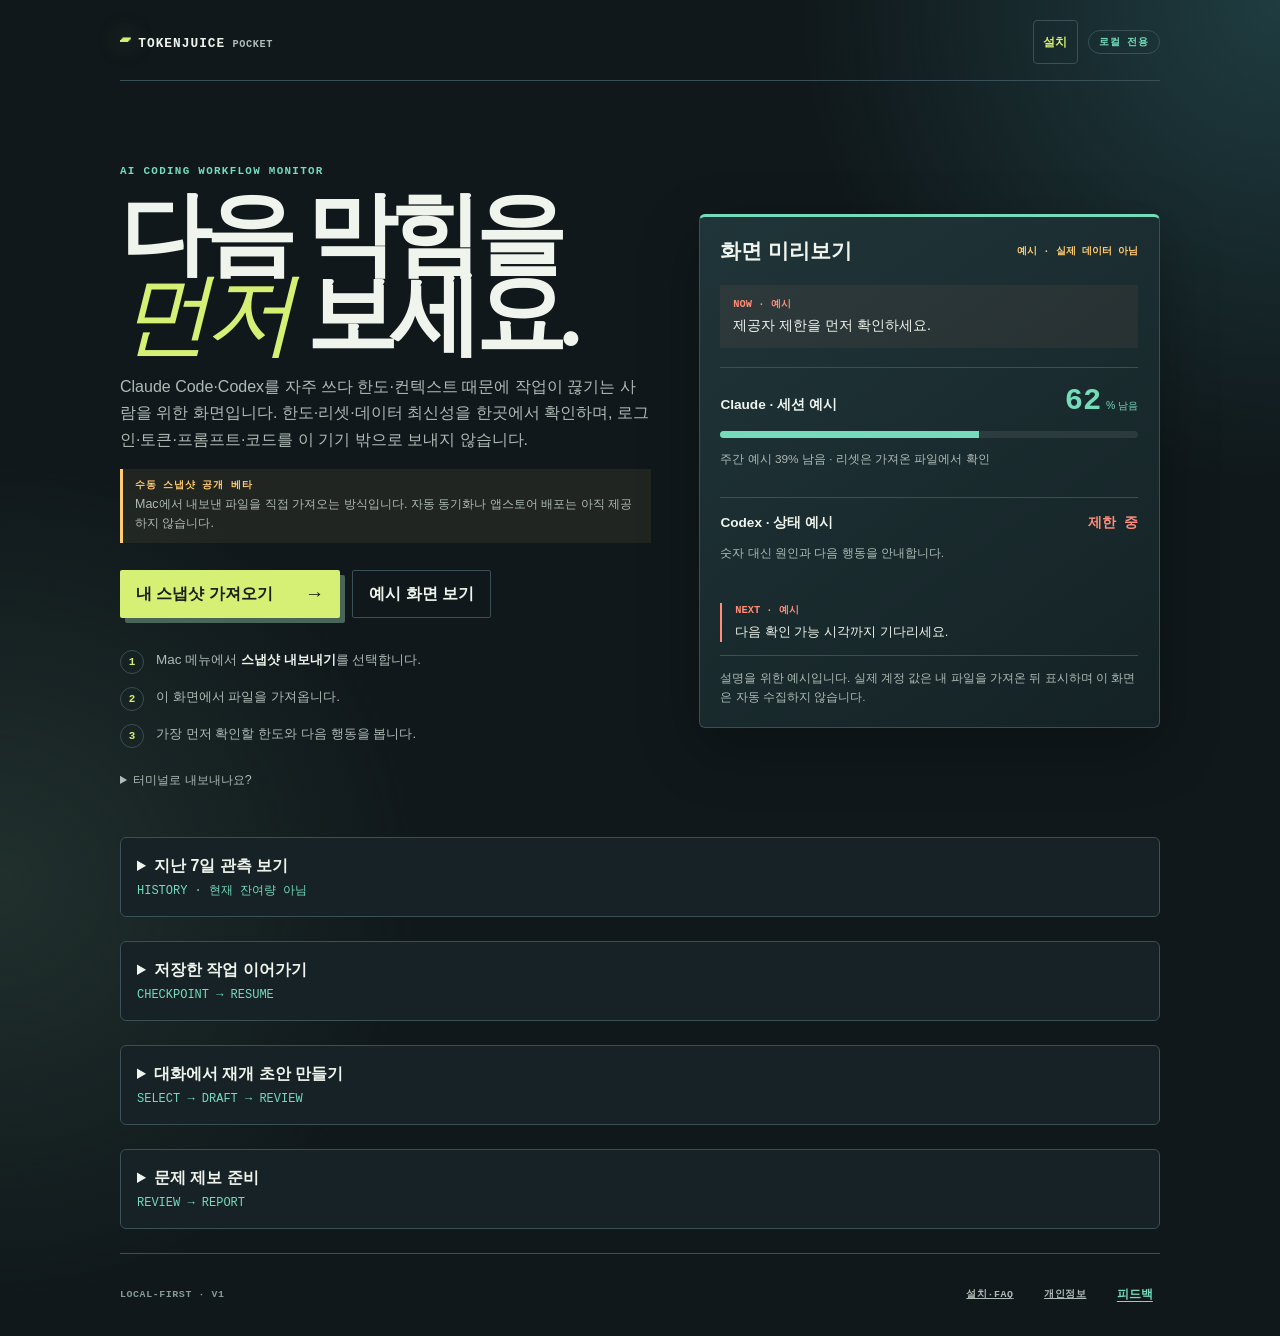
<file: companion/index.html>
<!doctype html>
<html lang="ko">
  <head>
    <meta charset="utf-8">
    <meta name="viewport" content="width=device-width, initial-scale=1, viewport-fit=cover">
    <meta name="theme-color" content="#10181b">
    <meta name="description" content="TokenJuice의 로컬 우선 AI 코딩 한도 상태 화면">
    <link rel="icon" href="./icons/tokenjuice-192.png" type="image/png">
    <link rel="manifest" href="./manifest.webmanifest">
    <link rel="apple-touch-icon" href="./icons/tokenjuice-192.png">
    <link rel="stylesheet" href="./app.css">
    <title>TokenJuice Pocket</title>
  </head>
  <body>
    <main id="main" class="app-shell">
      <a class="skip-link" href="#content">본문으로 건너뛰기</a>
      <header class="masthead">
        <a class="brand" href="./" aria-label="TokenJuice Pocket 홈"><span class="brand-mark" aria-hidden="true">▰</span><span>TOKENJUICE</span><em>POCKET</em></a>
        <nav class="masthead-actions" aria-label="시작과 연결 상태"><a id="install-entry" href="./guide.html" aria-label="Mac·Windows 설치 안내">설치</a><span id="transport" class="transport" role="status" aria-live="polite">로컬 전용</span></nav>
      </header>

      <div id="content" tabindex="-1">
      <p id="import-feedback" class="import-feedback" role="status" aria-live="polite" hidden></p>
      <section id="empty-state" class="empty-state" aria-labelledby="welcome-title">
        <div class="welcome-copy">
        <p class="eyebrow">AI CODING WORKFLOW MONITOR</p>
        <h1 id="welcome-title">다음 막힘을<br><i>먼저</i> 보세요.</h1>
        <p class="explain">Claude Code·Codex를 자주 쓰다 한도·컨텍스트 때문에 작업이 끊기는 사람을 위한 화면입니다. 한도·리셋·데이터 최신성을 한곳에서 확인하며, 로그인·토큰·프롬프트·코드를 이 기기 밖으로 보내지 않습니다.</p>
        <p class="snapshot-limit"><b>수동 스냅샷 공개 베타</b> Mac에서 내보낸 파일을 직접 가져오는 방식입니다. 자동 동기화나 앱스토어 배포는 아직 제공하지 않습니다.</p>
        <div class="entry-actions">
          <label class="primary-action" for="snapshot-file">내 스냅샷 가져오기 <span aria-hidden="true">→</span></label>
          <button id="preview-demo" class="secondary-action" type="button">예시 화면 보기</button>
        </div>
        <ol class="onboarding-steps" aria-label="시작 방법">
          <li><b>1</b><span>Mac 메뉴에서 <strong>스냅샷 내보내기</strong>를 선택합니다.</span></li>
          <li><b>2</b><span>이 화면에서 파일을 가져옵니다.</span></li>
          <li><b>3</b><span>가장 먼저 확인할 한도와 다음 행동을 봅니다.</span></li>
        </ol>
        <details class="advanced-help">
          <summary>터미널로 내보내나요?</summary>
          <p><code>--export-widget-snapshot</code> 또는 암호화 전달용 <code>--export-sync-bundle</code>을 사용할 수 있습니다.</p>
        </details>
        </div>
        <aside id="welcome-preview" class="welcome-preview" aria-labelledby="welcome-preview-title">
          <div class="preview-head"><h2 id="welcome-preview-title">화면 미리보기</h2><span>예시 · 실제 데이터 아님</span></div>
          <p class="preview-decision"><b>NOW · 예시</b>제공자 제한을 먼저 확인하세요.</p>
          <div class="preview-provider"><div><strong>Claude · 세션 예시</strong><span>62<small>% 남음</small></span></div><div class="preview-bar" aria-hidden="true"><i style="width:62%"></i></div><p>주간 예시 39% 남음 · 리셋은 가져온 파일에서 확인</p></div>
          <div class="preview-provider preview-blocked"><div><strong>Codex · 상태 예시</strong><span>제한 중</span></div><p>숫자 대신 원인과 다음 행동을 안내합니다.</p></div>
          <p class="preview-next"><b>NEXT · 예시</b>다음 확인 가능 시각까지 기다리세요.</p>
          <p class="preview-disclaimer">설명을 위한 예시입니다. 실제 계정 값은 내 파일을 가져온 뒤 표시하며 이 화면은 자동 수집하지 않습니다.</p>
        </aside>
        <input id="snapshot-file" type="file" accept="application/json,.json,.tokenjuice" hidden disabled>
      </section>

      <section id="dashboard" class="dashboard" hidden aria-live="polite">
        <p id="demo-notice" class="demo-notice" role="status" hidden><b>예시 화면</b><span>실제 사용량이 아니며 이 기기에 저장되지 않습니다. 내 상태를 보려면 Mac에서 내보낸 스냅샷을 가져오세요.</span></p>
        <section id="priority-card" class="priority-card" aria-labelledby="priority-label"></section>
        <section id="context-card" class="context-card" hidden aria-labelledby="context-title"></section>
        <div class="snapshot-toolbar">
          <div><span id="status-dot" aria-hidden="true"></span><span id="snapshot-time">읽는 중</span></div>
          <button id="replace" type="button">새 스냅샷</button>
        </div>
        <section id="snapshot-age-warning" class="snapshot-age-warning" role="status" hidden></section>
        <div id="accounts" class="accounts"></div>
        <section id="forecast-panel" class="forecast-panel" tabindex="-1" hidden aria-labelledby="forecast-title">
          <header><div><p class="forecast-eyebrow">LOCAL ESTIMATE</p><h2 id="forecast-title">로컬 소진 예상</h2></div><span>공식 한도와 구분</span></header>
          <p id="forecast-limit">최근 속도가 유지된다는 조건의 로컬 추정입니다. 공식 한도가 아닙니다. 작업·모델·속도가 바뀌면 달라집니다.</p>
          <div id="forecast-rows"></div>
          <button id="forecast-history" type="button">과거 관측 기록 열기 <span aria-hidden="true">→</span></button>
        </section>
        <section class="trust-notes" aria-label="개인정보와 데이터 원칙">
          <span>자격증명 없음</span><span>자동 업로드 없음</span><span>마지막 성공 시각 표시</span>
        </section>
      </section>
      <details id="history-panel" class="resume-panel">
        <summary>지난 7일 관측 보기 <span>HISTORY · 현재 잔여량 아님</span></summary>
        <div class="resume-body">
          <p class="resume-limit">로컬 history JSON을 열어 사용률 관측을 비교합니다. 토큰량·비용·생산성 지표가 아니며 현재 quota는 별도로 확인하세요. 자동 수집을 켜거나 원문을 읽지 않습니다.</p>
          <label for="history-file">Claude/Codex history JSON · 1 MiB 이하</label>
          <input id="history-file" type="file" accept="application/json,.json" disabled>
          <details><summary>기록을 내보내려면</summary><p class="resume-limit">기존 엔진의 <code>--forecast-history</code> 또는 <code>--codex-forecast-history</code> 출력을 JSON 파일로 저장하세요. 각 provider의 기록 설정은 별도 opt-in입니다. 이 화면에서 설정을 변경하지 않습니다.</p></details>
          <p id="history-feedback" class="resume-feedback" role="status" aria-live="polite"></p>
          <section id="history-content" hidden aria-label="과거 사용률 관측">
            <label for="history-series">관측 구간</label><select id="history-series"></select>
            <p class="resume-warning">과거 사용률 · 계정 동일성이나 정확한 reset 원인을 증명하지 않습니다</p>
            <p id="history-summary" class="resume-limit"></p><div id="history-chart" class="history-chart"></div>
            <p class="resume-limit">축은 실제 관측의 시작·끝입니다. 최근 7일 전체를 관측했다는 뜻은 아닙니다. 점은 관측, 선은 1시간 이내 연속 관측입니다. 긴 공백과 값 하락은 연결하지 않습니다. 값 하락을 절약 성과로 해석하지 마세요. Claude 슬롯은 계정 ID가 아니며 Codex 구간은 창 이름을 식별하지 않습니다.</p>
            <details><summary>정확한 관측 표 보기</summary><table class="history-table"><caption>관측 시각과 당시 사용률</caption><thead><tr><th scope="col">관측 시각</th><th scope="col">사용률</th></tr></thead><tbody id="history-rows"></tbody></table></details>
          </section>
          <div class="resume-actions"><button id="history-clear" type="button" disabled>화면 기록 지우기</button></div>
        </div>
      </details>
      <details id="resume-panel" class="resume-panel">
        <summary>저장한 작업 이어가기 <span>CHECKPOINT → RESUME</span></summary>
        <div class="resume-body">
          <p class="resume-limit">기존 checkpoint의 프로젝트·브랜치를 확인하고 재개 안내를 만듭니다. 작업 내용 요약·코드 복원·자동 세션 전환은 제공하지 않습니다. 가져온 checkpoint는 화면 메모리에만 있으며 새로고침하면 사라집니다.</p>
          <button id="resume-import" class="secondary-action" type="button">checkpoint 파일 열기</button>
          <input id="checkpoint-file" type="file" accept="application/json,.json" aria-label="저장한 checkpoint 파일" hidden>
          <p id="resume-feedback" class="resume-feedback" role="status" aria-live="polite"></p>
          <section id="resume-content" hidden aria-labelledby="resume-title">
            <h2 id="resume-title" tabindex="-1">재개 전에 확인하세요</h2>
            <p id="resume-source" class="resume-source"></p>
            <p class="resume-warning">저장 당시 메타데이터 · 현재 한도나 컨텍스트가 아닙니다</p>
            <dl id="resume-metadata" class="resume-metadata"></dl>
            <label for="resume-brief">복사할 메타데이터 재개 안내</label>
            <textarea id="resume-brief" readonly rows="12" spellcheck="false" aria-describedby="resume-brief-help"></textarea>
            <p id="resume-brief-help" class="resume-limit">작업 의도·최근 파일은 포함되지 않습니다. 실제 변경 사항과 다음 할 일을 직접 확인해 보완하세요.</p>
            <div class="resume-actions"><button id="resume-copy" type="button">재개 안내 복사</button><button id="resume-download" type="button">텍스트 저장</button><button id="resume-clear" type="button">화면에서 지우기</button></div>
          </section>
        </div>
      </details>
      <details id="work-panel" class="resume-panel">
        <summary>대화에서 재개 초안 만들기 <span>SELECT → DRAFT → REVIEW</span></summary>
        <div class="resume-body">
          <p class="resume-limit">직접 선택한 한 세션의 Claude/Codex JSON·JSONL 또는 대화 텍스트만 이 브라우저에서 읽습니다. 목표·완료 주장·막힌 부분·다음 행동의 근거를 자동 추출합니다. 생성형 AI 요약이 아니며 사실·완료 여부는 검증하지 않습니다.</p>
          <p class="resume-limit">저장한 로컬 요약 또는 검토된 클라우드 AI 요약 파일도 다시 열 수 있습니다. 이 화면에서는 클라우드 요약을 생성하거나 API를 호출하지 않습니다.</p>
          <p class="resume-warning">파일 원문을 읽는 기능입니다. 서버 전송·자동 폴더 탐색·영구 보관은 없습니다. 코드 블록과 알려진 비밀값 패턴을 제외하지만 모든 민감정보 제거를 보장하지는 않습니다. 저장 전 직접 확인하세요.</p>
          <button id="work-open" class="secondary-action" type="button">대화 파일 또는 저장한 요약 열기</button>
          <input id="work-file" type="file" accept=".json,.jsonl,.txt" aria-label="요약할 한 세션의 대화 파일" hidden>
          <p id="work-feedback" class="resume-feedback" role="status" aria-live="polite"></p>
          <section id="work-editor" hidden aria-label="작업 인계 초안 검토">
            <p id="work-source" class="resume-warning"></p>
            <label for="work-goal">현재 목표</label><textarea id="work-goal" rows="3" maxlength="4000"></textarea>
            <label for="work-completed">완료한 일 — 실제 변경·테스트와 대조</label><textarea id="work-completed" rows="3" maxlength="4000"></textarea>
            <label for="work-blocked">막힌 부분</label><textarea id="work-blocked" rows="3" maxlength="4000"></textarea>
            <label for="work-next">다음 할 일</label><textarea id="work-next" rows="3" maxlength="4000"></textarea>
            <details><summary>초안의 근거 문장 확인</summary><div id="work-evidence" class="resume-limit"></div></details>
            <details class="work-files-panel"><summary>변경 파일 연결 <span>선택 사항 · 읽기 전용</span></summary>
              <p class="resume-limit">같은 프로젝트의 미커밋·커밋 관측을 따로 열고, 공유할 파일명을 합계 50개까지 선택하세요. 같은 종류를 다시 열면 그 목록을 교체합니다. 이름에도 비밀이 있을 수 있습니다. 본문·Git 접근·자동 전송은 없으며 완료·테스트 증거가 아닙니다.</p>
              <details class="work-files-help"><summary>관측 JSON 만드는 방법</summary>
                <p class="resume-limit">CLI에서 <code>bun scripts/worktree-evidence.mjs --repo /절대경로/저장소 --include-paths</code> 출력을 JSON 파일로 저장하세요. 경로 포함 동의가 필요합니다.</p>
                <p class="resume-limit">커밋한 변경은 <code>bun scripts/commit-evidence.mjs --repo /절대경로/저장소 --include-paths</code>로 따로 저장하세요. HEAD부터 첫 부모를 따라 최대 5개이며 현재 파일 상태가 아닙니다. merge는 첫 부모 대비, rename은 삭제/추가로 표시합니다. 커밋 메시지·작성자·코드 본문은 포함하지 않습니다.</p>
              </details>
              <button id="work-files-open" class="secondary-action" type="button">변경 파일 JSON 열기</button>
              <input id="work-files-input" type="file" accept=".json,application/json" aria-label="변경 파일 관측 JSON" hidden>
              <p id="work-files-feedback" class="resume-feedback" role="status" aria-live="polite"></p>
              <section id="work-files-content" hidden aria-label="공유할 변경 파일 선택">
                <p id="work-files-meta" class="resume-limit"></p><div id="work-files-list"></div>
                <label class="work-review-label"><input id="work-files-review" type="checkbox"> 요약과 같은 프로젝트인지, 선택한 파일의 실제 상태와 파일명 비밀값을 확인했습니다</label>
                <button id="work-files-remove" type="button">연결한 파일 목록 지우기</button>
              </section>
            </details>
            <label class="work-review-label"><input id="work-review" type="checkbox"> 근거·완료 여부·비밀값을 확인하고 초안을 수정했습니다</label>
            <div class="resume-actions"><button id="work-copy" type="button" disabled>검토한 인계 내용 복사</button><button id="work-download" type="button" disabled>확인한 요약 저장</button><button id="work-package" type="button" disabled>요약과 선택 파일 함께 저장</button><button id="work-clear" type="button">초안과 근거 지우기</button></div>
          </section>
        </div>
      </details>
      <details id="feedback-panel" class="resume-panel feedback-panel">
        <summary>문제 제보 준비 <span>REVIEW → REPORT</span></summary>
        <div class="resume-body">
          <p class="resume-limit">먼저 이 기기에서 초안을 확인합니다. 자동 업로드·저장·제출은 없습니다. GitHub는 공개 제보이며 로그인이 필요합니다. 계정·토큰·대화·코드·개인정보는 적지 마세요.</p>
          <label for="feedback-topic">어떤 문제가 있나요?</label>
          <select id="feedback-topic"><option value="data">사용량·리셋·연결</option><option value="display">화면·표시</option><option value="install">설치·업데이트</option><option value="usability">사용성</option><option value="feature">기능 제안</option><option value="other">기타</option></select>
          <label for="feedback-description">재현 순서 · 기대한 결과 · 실제 결과</label>
          <textarea id="feedback-description" rows="5" maxlength="2000" placeholder="예: 파일을 가져온 뒤 Claude 카드가 ?로 보였습니다. 새 수치를 기대했지만 연결 안내가 나타났습니다."></textarea>
          <label class="work-review-label"><input id="feedback-diagnostics" type="checkbox"> 작성 당시 Pocket 상태 요약도 포함 (선택)</label>
          <p class="resume-limit">포함 항목: 가져오기/예시 여부, 30분 기준 파일 나이, 제공자 종류와 상태만. 계정명·프로젝트·정확한 사용률·시각·원문·기기 식별자는 제외합니다. Mac의 실시간 진단이 아닙니다.</p>
          <div class="resume-actions"><button id="feedback-prepare" type="button">공유할 내용 미리보기</button><button id="feedback-reset" type="button">제보 초안 지우기</button></div>
          <p id="feedback-status" class="resume-feedback" role="status" aria-live="polite"></p>
          <section id="feedback-preview-panel" hidden>
            <h2>공개 전에 확인하세요</h2><pre id="feedback-preview" tabindex="-1" aria-label="공유할 제보 JSON 미리보기"></pre>
            <label class="work-review-label"><input id="feedback-reviewed" type="checkbox"> 미리보기에 비밀값·개인정보가 없고 공개해도 됨을 확인했습니다</label>
            <div class="resume-actions"><button id="feedback-copy" type="button" disabled>검토한 제보 복사</button><button id="feedback-download" type="button" disabled>제보 JSON 저장</button></div>
            <a id="feedback-submit" class="text-link" href="https://github.com/kendrick-na/tokenjuice/issues/new?template=feedback.yml" target="_blank" rel="noopener noreferrer" hidden>GitHub 공개 제보 양식 열기 ↗</a>
            <p class="resume-limit">이 링크는 초안을 전달하지 않습니다. 양식에 직접 붙여넣고 제출해야 접수됩니다. 로컬 미리보기·복사·저장은 접수가 아닙니다.</p>
          </section>
        </div>
      </details>
      <p id="live-region" class="sr-only" aria-live="polite"></p>
      </div>

      <footer><span>LOCAL-FIRST · V1</span><a class="privacy-link" href="./guide.html">설치·FAQ</a><a class="privacy-link" href="./privacy.html">개인정보</a><button id="feedback-open" type="button">피드백</button><button id="clear" type="button" hidden>이 기기에서 삭제</button></footer>
    </main>
    <script type="module" src="./app.js"></script>
  </body>
</html>
</file>
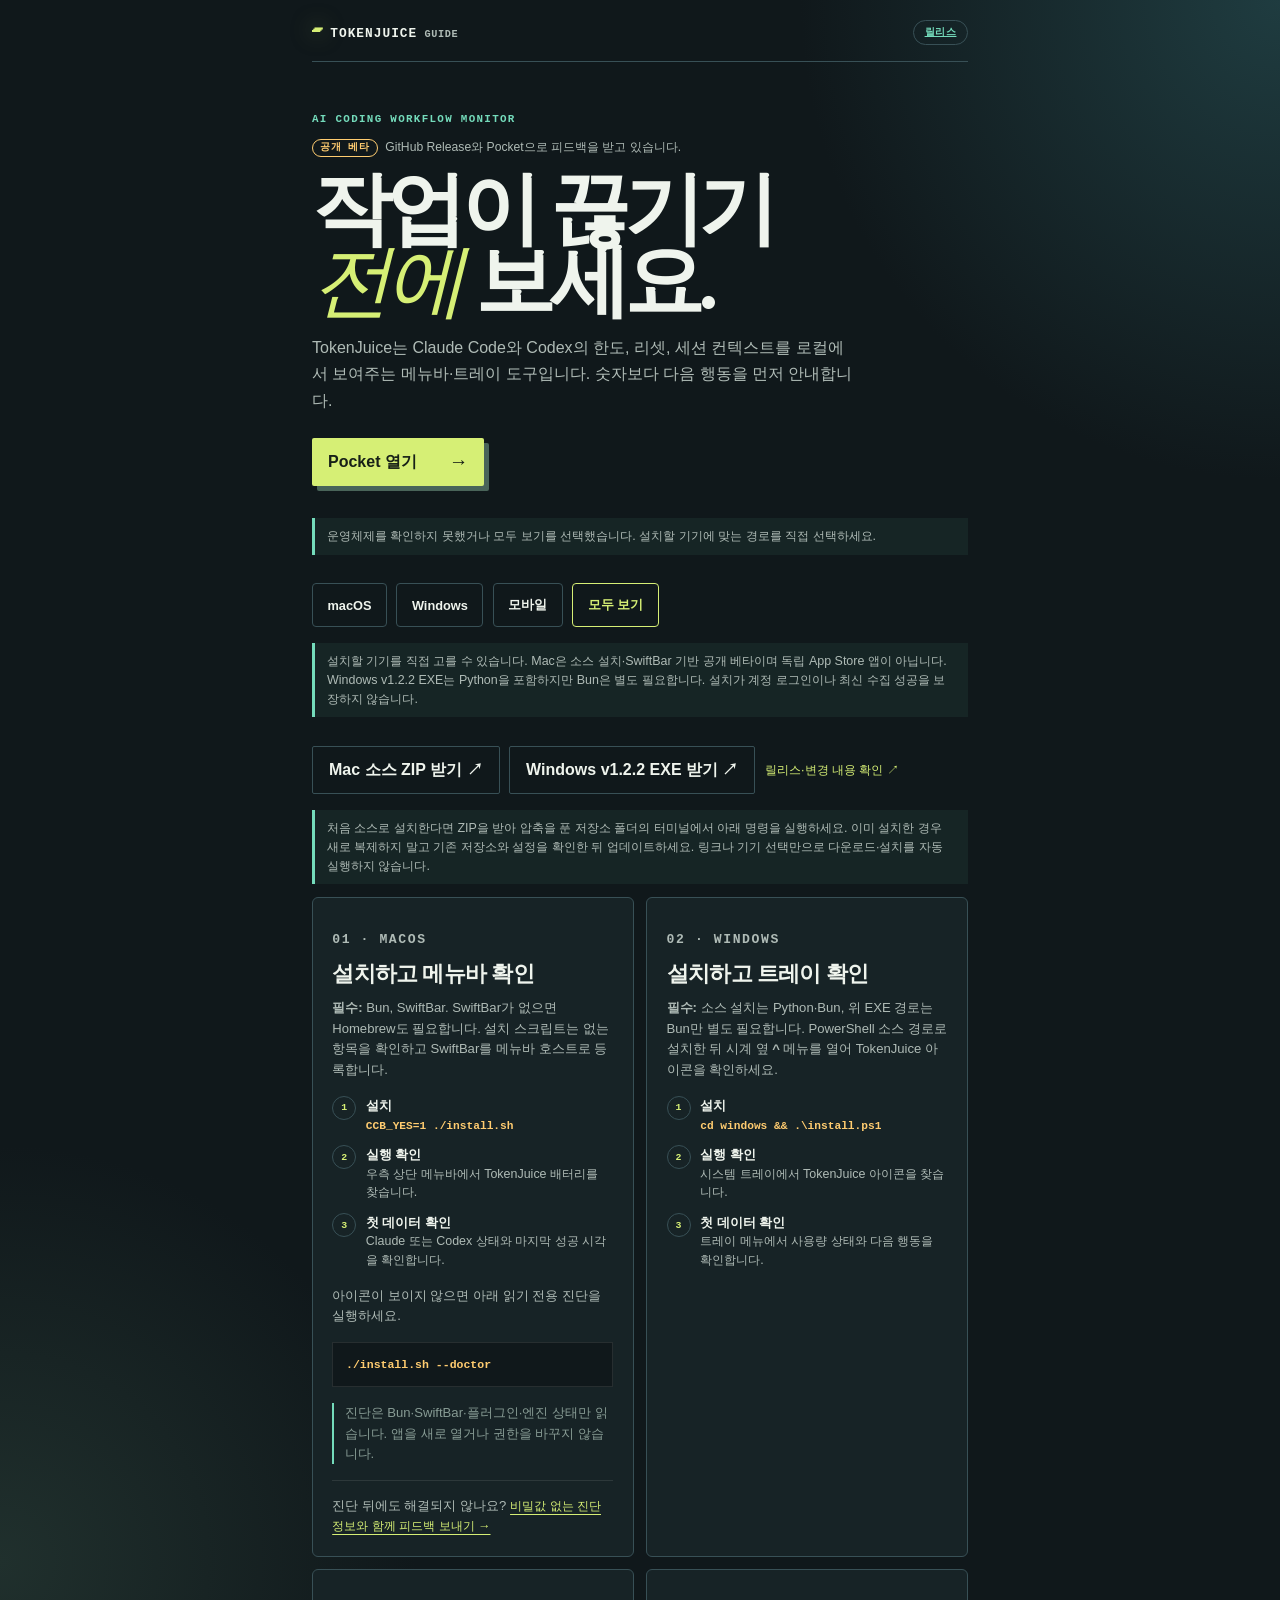
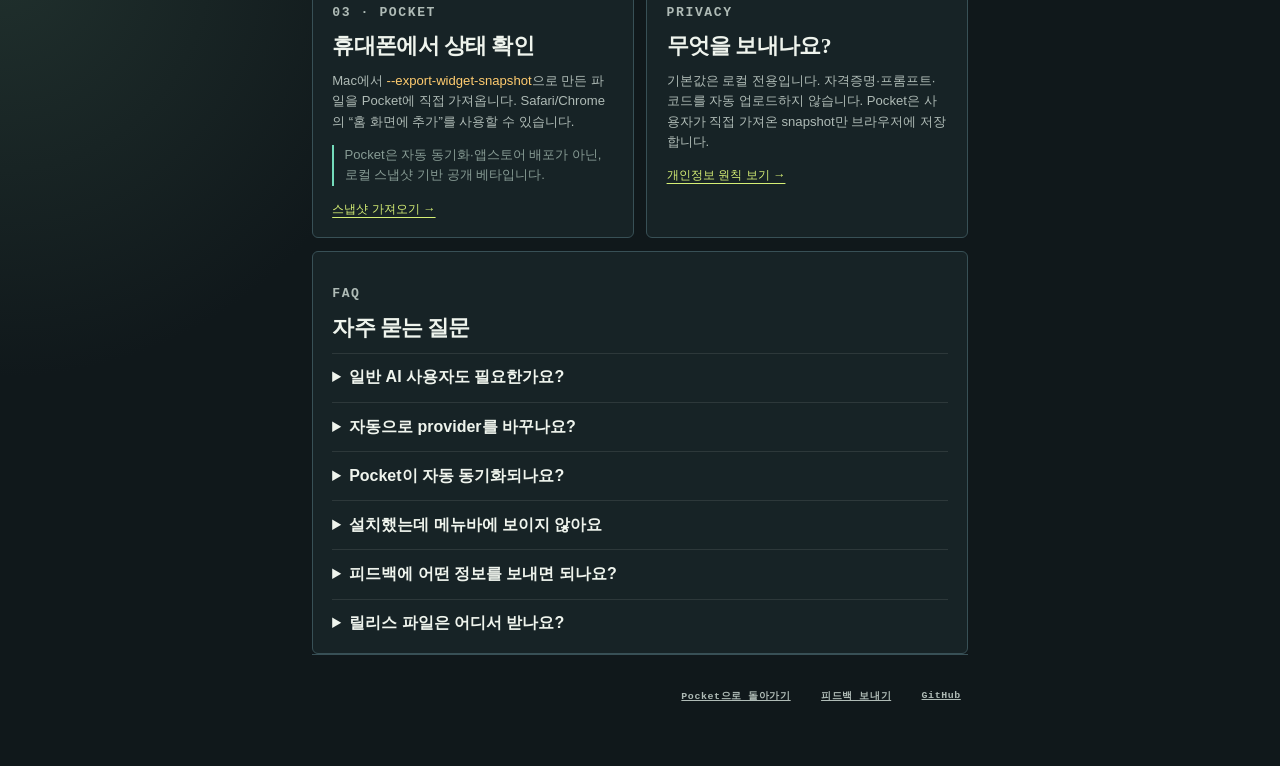
<file: companion/guide.html>
<!doctype html>
<html lang="ko">
  <head>
    <meta charset="utf-8">
    <meta name="viewport" content="width=device-width, initial-scale=1, viewport-fit=cover">
    <meta name="theme-color" content="#10181b">
    <meta name="description" content="TokenJuice 설치, 개인정보, 자주 묻는 질문">
    <link rel="stylesheet" href="./app.css">
    <script defer src="./guide.js"></script>
    <title>TokenJuice · 설치와 FAQ</title>
  </head>
  <body>
    <main id="main" class="app-shell guide-shell">
      <a class="skip-link" href="#content">본문으로 건너뛰기</a>
      <header class="masthead"><a class="brand" href="./" aria-label="TokenJuice Pocket 홈"><span class="brand-mark" aria-hidden="true">▰</span><span>TOKENJUICE</span><em>GUIDE</em></a><a class="transport" href="https://github.com/kendrick-na/tokenjuice/releases">릴리스</a></header>
      <section id="content" class="guide-hero" tabindex="-1"><p class="eyebrow">AI CODING WORKFLOW MONITOR</p><p class="beta-notice"><b>공개 베타</b><span>GitHub Release와 Pocket으로 피드백을 받고 있습니다.</span></p><h1>작업이 끊기기<br><i>전에</i> 보세요.</h1><p class="explain">TokenJuice는 Claude Code와 Codex의 한도, 리셋, 세션 컨텍스트를 로컬에서 보여주는 메뉴바·트레이 도구입니다. 숫자보다 다음 행동을 먼저 안내합니다.</p><a class="primary-action" href="./">Pocket 열기 <span aria-hidden="true">→</span></a></section>
      <p id="platform-guidance" class="platform-guidance" role="status" aria-live="polite">이 기기의 설치 경로를 확인하는 중입니다.</p>
      <nav class="platform-picker" aria-label="설치할 기기 선택"><button type="button" data-platform-choice="mac" aria-pressed="false">macOS</button><button type="button" data-platform-choice="windows" aria-pressed="false">Windows</button><button type="button" data-platform-choice="mobile" aria-pressed="false">모바일</button><button type="button" data-platform-choice="other" aria-pressed="false">모두 보기</button></nav>
      <p class="platform-guidance">설치할 기기를 직접 고를 수 있습니다. Mac은 소스 설치·SwiftBar 기반 공개 베타이며 독립 App Store 앱이 아닙니다. Windows v1.2.2 EXE는 Python을 포함하지만 Bun은 별도 필요합니다. 설치가 계정 로그인이나 최신 수집 성공을 보장하지 않습니다.</p>
      <div class="download-paths">
        <a data-download-platform="mac" class="secondary-action" href="https://github.com/kendrick-na/tokenjuice/archive/refs/heads/main.zip" rel="noreferrer">Mac 소스 ZIP 받기 ↗</a>
        <a data-download-platform="windows" class="secondary-action" href="https://github.com/kendrick-na/tokenjuice/releases/download/v1.2.2/tokenjuice.exe" rel="noreferrer">Windows v1.2.2 EXE 받기 ↗</a>
        <a class="text-link" href="https://github.com/kendrick-na/tokenjuice/releases" rel="noreferrer">릴리스·변경 내용 확인 ↗</a>
      </div>
      <p class="platform-guidance">처음 소스로 설치한다면 ZIP을 받아 압축을 푼 저장소 폴더의 터미널에서 아래 명령을 실행하세요. 이미 설치한 경우 새로 복제하지 말고 기존 저장소와 설정을 확인한 뒤 업데이트하세요. 링크나 기기 선택만으로 다운로드·설치를 자동 실행하지 않습니다.</p>
      <div class="guide-grid">
        <section class="guide-card" data-install-platform="mac"><p class="eyebrow">01 · MACOS</p><h2>설치하고 메뉴바 확인</h2><p><b>필수:</b> Bun, SwiftBar. SwiftBar가 없으면 Homebrew도 필요합니다. 설치 스크립트는 없는 항목을 확인하고 SwiftBar를 메뉴바 호스트로 등록합니다.</p><ol class="install-steps"><li><b>1</b><span><strong>설치</strong><code>CCB_YES=1 ./install.sh</code></span></li><li><b>2</b><span><strong>실행 확인</strong>우측 상단 메뉴바에서 TokenJuice 배터리를 찾습니다.</span></li><li><b>3</b><span><strong>첫 데이터 확인</strong>Claude 또는 Codex 상태와 마지막 성공 시각을 확인합니다.</span></li></ol><p>아이콘이 보이지 않으면 아래 읽기 전용 진단을 실행하세요.</p><pre><code>./install.sh --doctor</code></pre><p class="guide-note">진단은 Bun·SwiftBar·플러그인·엔진 상태만 읽습니다. 앱을 새로 열거나 권한을 바꾸지 않습니다.</p><p class="recovery-link">진단 뒤에도 해결되지 않나요? <a class="text-link" href="https://github.com/kendrick-na/tokenjuice/issues/new/choose">비밀값 없는 진단 정보와 함께 피드백 보내기 →</a></p></section>
        <section class="guide-card" data-install-platform="windows"><p class="eyebrow">02 · WINDOWS</p><h2>설치하고 트레이 확인</h2><p><b>필수:</b> 소스 설치는 Python·Bun, 위 EXE 경로는 Bun만 별도 필요합니다. PowerShell 소스 경로로 설치한 뒤 시계 옆 <b>^</b> 메뉴를 열어 TokenJuice 아이콘을 확인하세요.</p><ol class="install-steps"><li><b>1</b><span><strong>설치</strong><code>cd windows &amp;&amp; .\install.ps1</code></span></li><li><b>2</b><span><strong>실행 확인</strong>시스템 트레이에서 TokenJuice 아이콘을 찾습니다.</span></li><li><b>3</b><span><strong>첫 데이터 확인</strong>트레이 메뉴에서 사용량 상태와 다음 행동을 확인합니다.</span></li></ol></section>
        <section class="guide-card"><p class="eyebrow">03 · POCKET</p><h2>휴대폰에서 상태 확인</h2><p>Mac에서 <code>--export-widget-snapshot</code>으로 만든 파일을 Pocket에 직접 가져옵니다. Safari/Chrome의 “홈 화면에 추가”를 사용할 수 있습니다.</p><p class="guide-note">Pocket은 자동 동기화·앱스토어 배포가 아닌, 로컬 스냅샷 기반 공개 베타입니다.</p><a class="text-link" href="./">스냅샷 가져오기 →</a></section>
        <section class="guide-card"><p class="eyebrow">PRIVACY</p><h2>무엇을 보내나요?</h2><p>기본값은 로컬 전용입니다. 자격증명·프롬프트·코드를 자동 업로드하지 않습니다. Pocket은 사용자가 직접 가져온 snapshot만 브라우저에 저장합니다.</p><a class="text-link" href="./privacy.html">개인정보 원칙 보기 →</a></section>
      </div>
      <section class="guide-faq" aria-labelledby="faq-title"><p class="eyebrow">FAQ</p><h2 id="faq-title">자주 묻는 질문</h2><details><summary>일반 AI 사용자도 필요한가요?</summary><p>주로 Claude Code·Codex를 자주 사용하고, 한도나 컨텍스트 때문에 작업이 끊긴 경험이 있는 사용자를 위한 도구입니다.</p></details><details><summary>자동으로 provider를 바꾸나요?</summary><p>아니요. 상태와 안전한 다음 행동만 안내하며 compact·전환·커밋·배포를 대신 실행하지 않습니다.</p></details><details><summary>Pocket이 자동 동기화되나요?</summary><p>아니요. snapshot은 사용자가 직접 전달합니다. 자동 CloudKit 동기화와 App Store·Google Play 배포는 아직 제공하지 않습니다.</p></details><details><summary>설치했는데 메뉴바에 보이지 않아요</summary><p>저장소 폴더에서 <code>./install.sh --doctor</code>를 실행하세요. 실패한 단계와 다음 행동을 보여주며, 계속되지 않으면 <a class="text-link" href="https://github.com/kendrick-na/tokenjuice/issues/new/choose">피드백</a>을 남겨주세요.</p></details><details><summary>피드백에 어떤 정보를 보내면 되나요?</summary><p>저장소 폴더에서 아래 명령을 실행한 뒤 결과만 복사해 피드백 양식에 붙여넣으세요.</p><pre><code>bun claude-codex-battery.5s.js --copy-diagnostics</code></pre><p>macOS에서는 클립보드에도 복사됩니다. 이 진단에는 토큰, 이메일, 프롬프트 원문, 코드가 포함되지 않습니다. 일반 터미널 로그나 스크린샷은 비밀값을 확인하기 전까지 보내지 마세요.</p></details><details><summary>릴리스 파일은 어디서 받나요?</summary><p><a class="text-link" href="https://github.com/kendrick-na/tokenjuice/releases">GitHub Releases</a>에서 확인할 수 있습니다. Windows exe는 릴리스 workflow가 생성합니다.</p></details></section>
      <footer><a class="privacy-link" href="./">Pocket으로 돌아가기</a><a class="privacy-link" href="https://github.com/kendrick-na/tokenjuice/issues/new/choose">피드백 보내기</a><a class="privacy-link" href="https://github.com/kendrick-na/tokenjuice">GitHub</a></footer>
    </main>
  </body>
</html>
</file>
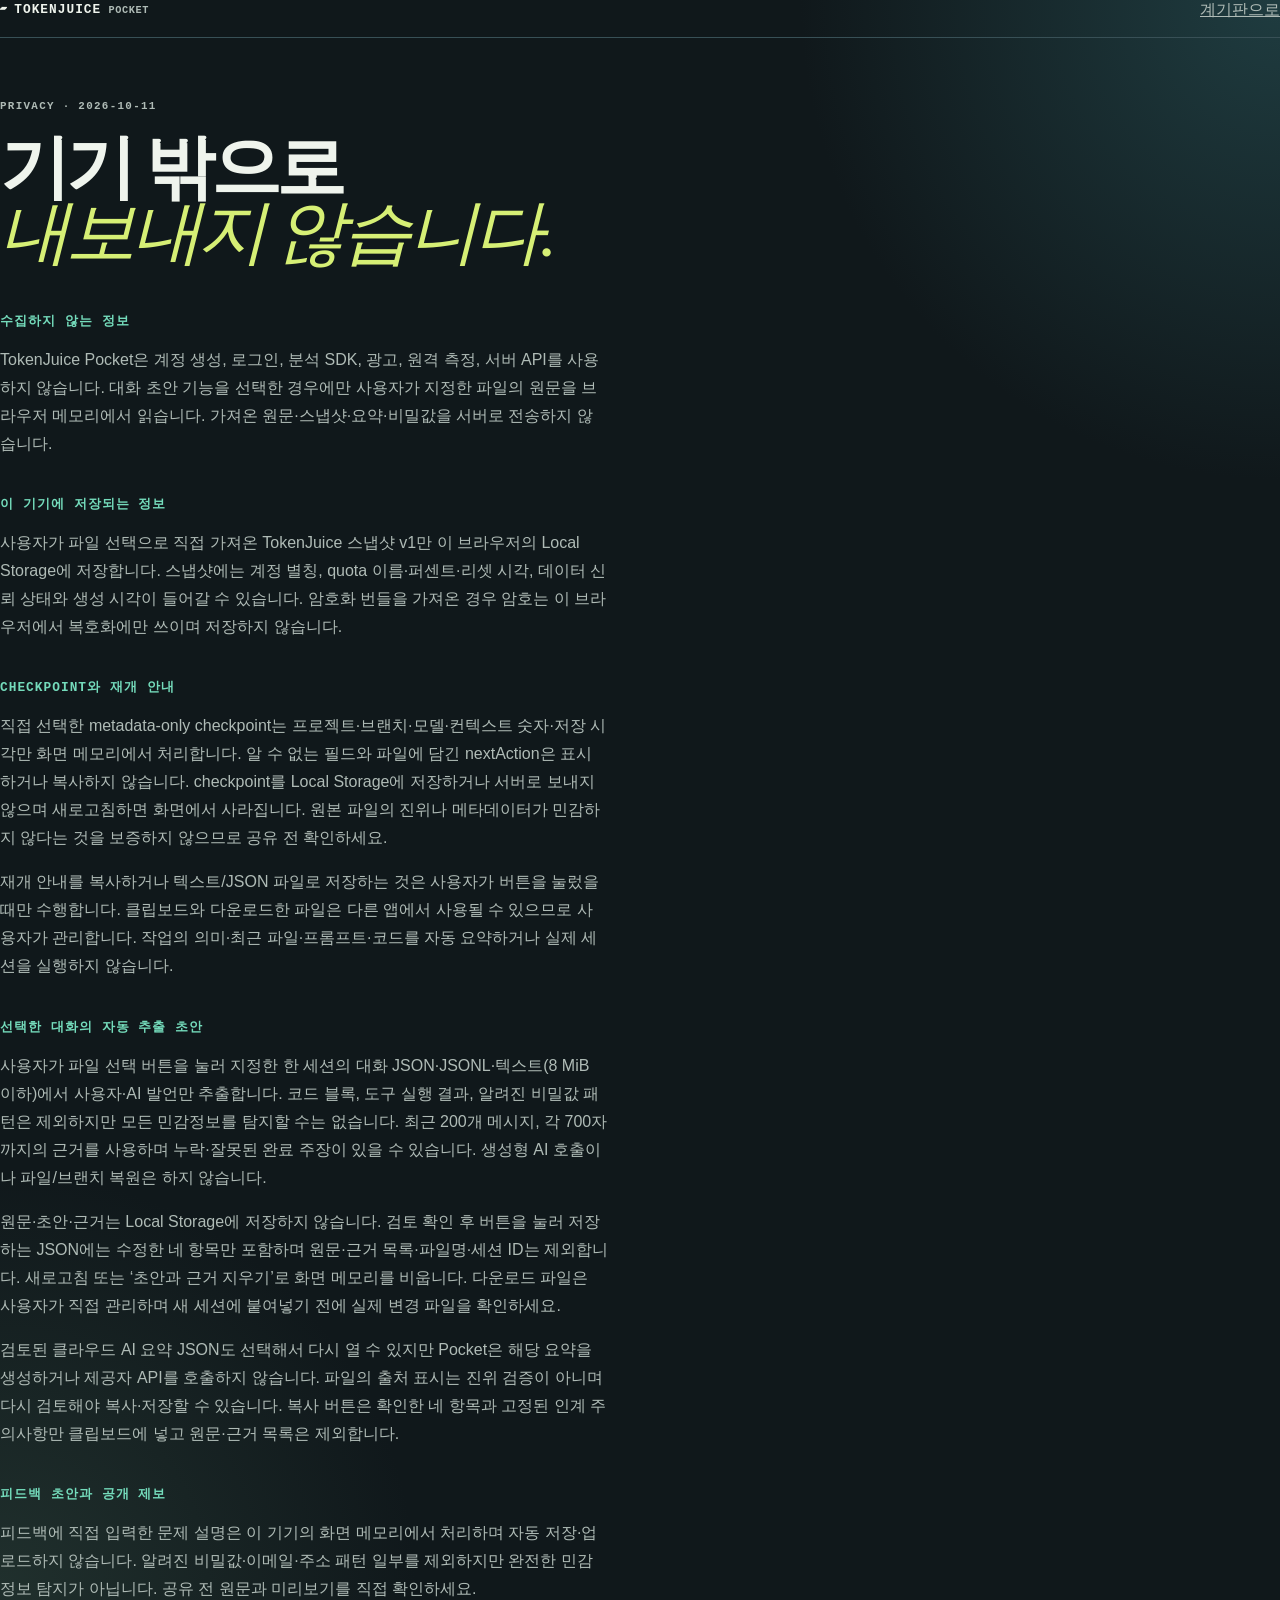
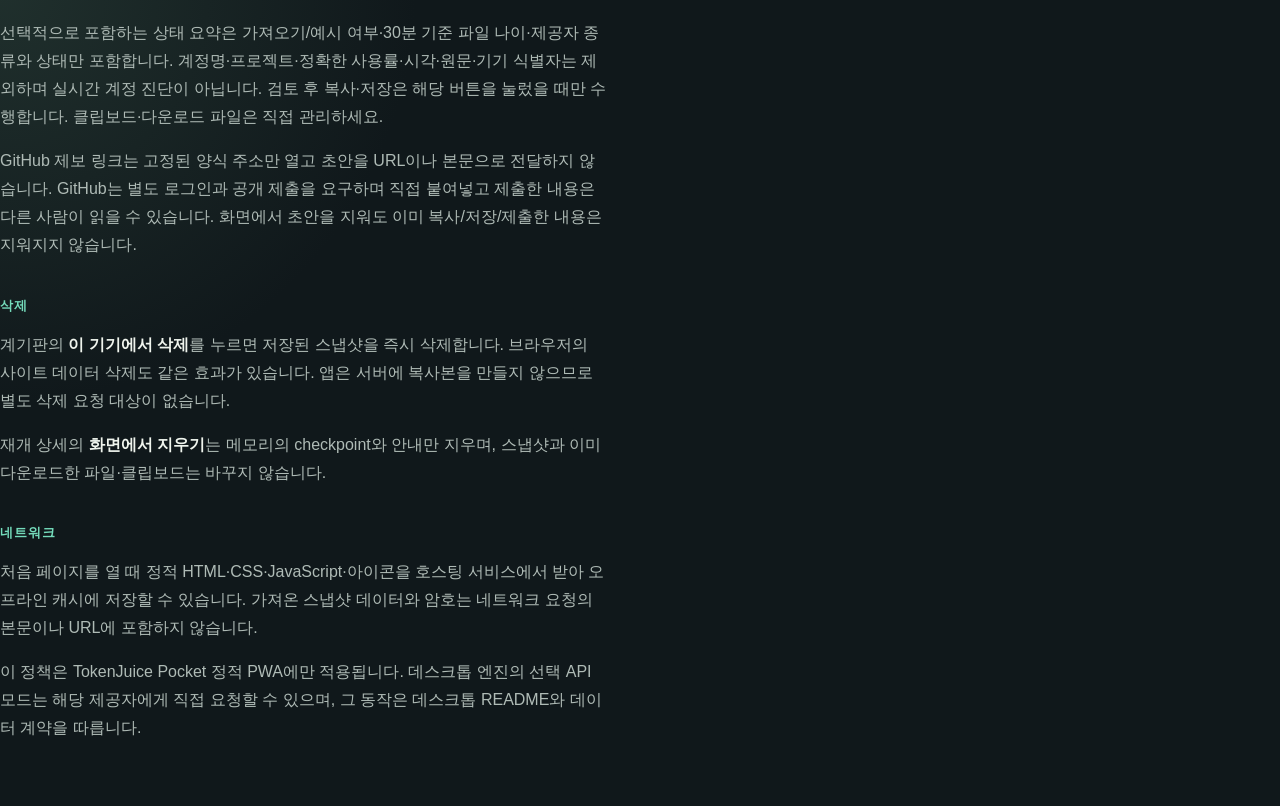
<file: companion/privacy.html>
<!doctype html>
<html lang="ko">
  <head>
    <meta charset="utf-8">
    <meta name="viewport" content="width=device-width, initial-scale=1, viewport-fit=cover">
    <meta name="theme-color" content="#111315">
    <link rel="icon" href="./icons/tokenjuice-192.png" type="image/png">
    <link rel="stylesheet" href="./app.css">
    <title>TokenJuice Pocket 개인정보</title>
  </head>
  <body>
    <main class="console-shell policy">
      <header class="masthead">
        <div class="brand"><span class="bolt">▰</span><span>TOKENJUICE</span><em>POCKET</em></div>
        <a class="privacy-link" href="./index.html">계기판으로</a>
      </header>
      <article>
        <p class="eyebrow">PRIVACY · 2026-10-11</p>
        <h1>기기 밖으로<br><i>내보내지 않습니다.</i></h1>
        <h2>수집하지 않는 정보</h2>
        <p>TokenJuice Pocket은 계정 생성, 로그인, 분석 SDK, 광고, 원격 측정, 서버 API를 사용하지 않습니다. 대화 초안 기능을 선택한 경우에만 사용자가 지정한 파일의 원문을 브라우저 메모리에서 읽습니다. 가져온 원문·스냅샷·요약·비밀값을 서버로 전송하지 않습니다.</p>
        <h2>이 기기에 저장되는 정보</h2>
        <p>사용자가 파일 선택으로 직접 가져온 TokenJuice 스냅샷 v1만 이 브라우저의 Local Storage에 저장합니다. 스냅샷에는 계정 별칭, quota 이름·퍼센트·리셋 시각, 데이터 신뢰 상태와 생성 시각이 들어갈 수 있습니다. 암호화 번들을 가져온 경우 암호는 이 브라우저에서 복호화에만 쓰이며 저장하지 않습니다.</p>
        <h2>checkpoint와 재개 안내</h2>
        <p>직접 선택한 metadata-only checkpoint는 프로젝트·브랜치·모델·컨텍스트 숫자·저장 시각만 화면 메모리에서 처리합니다. 알 수 없는 필드와 파일에 담긴 nextAction은 표시하거나 복사하지 않습니다. checkpoint를 Local Storage에 저장하거나 서버로 보내지 않으며 새로고침하면 화면에서 사라집니다. 원본 파일의 진위나 메타데이터가 민감하지 않다는 것을 보증하지 않으므로 공유 전 확인하세요.</p>
        <p>재개 안내를 복사하거나 텍스트/JSON 파일로 저장하는 것은 사용자가 버튼을 눌렀을 때만 수행합니다. 클립보드와 다운로드한 파일은 다른 앱에서 사용될 수 있으므로 사용자가 관리합니다. 작업의 의미·최근 파일·프롬프트·코드를 자동 요약하거나 실제 세션을 실행하지 않습니다.</p>
        <h2>선택한 대화의 자동 추출 초안</h2>
        <p>사용자가 파일 선택 버튼을 눌러 지정한 한 세션의 대화 JSON·JSONL·텍스트(8 MiB 이하)에서 사용자·AI 발언만 추출합니다. 코드 블록, 도구 실행 결과, 알려진 비밀값 패턴은 제외하지만 모든 민감정보를 탐지할 수는 없습니다. 최근 200개 메시지, 각 700자까지의 근거를 사용하며 누락·잘못된 완료 주장이 있을 수 있습니다. 생성형 AI 호출이나 파일/브랜치 복원은 하지 않습니다.</p>
        <p>원문·초안·근거는 Local Storage에 저장하지 않습니다. 검토 확인 후 버튼을 눌러 저장하는 JSON에는 수정한 네 항목만 포함하며 원문·근거 목록·파일명·세션 ID는 제외합니다. 새로고침 또는 ‘초안과 근거 지우기’로 화면 메모리를 비웁니다. 다운로드 파일은 사용자가 직접 관리하며 새 세션에 붙여넣기 전에 실제 변경 파일을 확인하세요.</p>
        <p>검토된 클라우드 AI 요약 JSON도 선택해서 다시 열 수 있지만 Pocket은 해당 요약을 생성하거나 제공자 API를 호출하지 않습니다. 파일의 출처 표시는 진위 검증이 아니며 다시 검토해야 복사·저장할 수 있습니다. 복사 버튼은 확인한 네 항목과 고정된 인계 주의사항만 클립보드에 넣고 원문·근거 목록은 제외합니다.</p>
        <h2>피드백 초안과 공개 제보</h2>
        <p>피드백에 직접 입력한 문제 설명은 이 기기의 화면 메모리에서 처리하며 자동 저장·업로드하지 않습니다. 알려진 비밀값·이메일·주소 패턴 일부를 제외하지만 완전한 민감정보 탐지가 아닙니다. 공유 전 원문과 미리보기를 직접 확인하세요.</p>
        <p>선택적으로 포함하는 상태 요약은 가져오기/예시 여부·30분 기준 파일 나이·제공자 종류와 상태만 포함합니다. 계정명·프로젝트·정확한 사용률·시각·원문·기기 식별자는 제외하며 실시간 계정 진단이 아닙니다. 검토 후 복사·저장은 해당 버튼을 눌렀을 때만 수행합니다. 클립보드·다운로드 파일은 직접 관리하세요.</p>
        <p>GitHub 제보 링크는 고정된 양식 주소만 열고 초안을 URL이나 본문으로 전달하지 않습니다. GitHub는 별도 로그인과 공개 제출을 요구하며 직접 붙여넣고 제출한 내용은 다른 사람이 읽을 수 있습니다. 화면에서 초안을 지워도 이미 복사/저장/제출한 내용은 지워지지 않습니다.</p>
        <h2>삭제</h2>
        <p>계기판의 <strong>이 기기에서 삭제</strong>를 누르면 저장된 스냅샷을 즉시 삭제합니다. 브라우저의 사이트 데이터 삭제도 같은 효과가 있습니다. 앱은 서버에 복사본을 만들지 않으므로 별도 삭제 요청 대상이 없습니다.</p>
        <p>재개 상세의 <strong>화면에서 지우기</strong>는 메모리의 checkpoint와 안내만 지우며, 스냅샷과 이미 다운로드한 파일·클립보드는 바꾸지 않습니다.</p>
        <h2>네트워크</h2>
        <p>처음 페이지를 열 때 정적 HTML·CSS·JavaScript·아이콘을 호스팅 서비스에서 받아 오프라인 캐시에 저장할 수 있습니다. 가져온 스냅샷 데이터와 암호는 네트워크 요청의 본문이나 URL에 포함하지 않습니다.</p>
        <p class="notice">이 정책은 TokenJuice Pocket 정적 PWA에만 적용됩니다. 데스크톱 엔진의 선택 API 모드는 해당 제공자에게 직접 요청할 수 있으며, 그 동작은 데스크톱 README와 데이터 계약을 따릅니다.</p>
      </article>
    </main>
  </body>
</html>
</file>
<file: companion/app.css>
:root { color-scheme:dark; --ink:#eff4ed; --muted:#afbbb6; --faint:#879b94; --canvas:#10181b; --panel:#162225; --panel-2:#1d2d30; --line:#385056; --teal:#74dbbb; --lime:#d6ef75; --amber:#ffcc70; --coral:#ff8d78; --serif:"Iowan Old Style","Palatino Linotype",Georgia,serif; --sans:"Avenir Next",Avenir,"Trebuchet MS",sans-serif; --mono:"SFMono-Regular",Consolas,monospace; }
* { box-sizing:border-box; } html { background:var(--canvas); } body { min-height:100vh; margin:0; color:var(--ink); background:radial-gradient(circle at 100% 0%,#1f3c40 0,transparent 30rem),radial-gradient(circle at 0 66%,#20302d 0,transparent 26rem),var(--canvas); font-family:var(--sans); } button,label,a { font:inherit; } button,label { cursor:pointer; } button:focus-visible,label:focus-within,a:focus-visible,summary:focus-visible { outline:3px solid var(--lime); outline-offset:3px; }
[hidden] { display:none!important; }
.priority-detail { margin-top:.75rem; border-top:1px solid var(--line); }
.priority-detail>summary { min-height:48px; padding:.75rem 0; cursor:pointer; color:var(--teal); font-size:1rem; line-height:1.5; }
.priority-detail .decision-grid { padding:.5rem 0; }
.account:focus,.context-card:focus { outline:3px solid var(--lime); outline-offset:3px; }
.app-shell { width:min(100%,46rem); min-height:100vh; margin:auto; padding:max(1.25rem,env(safe-area-inset-top)) clamp(1.15rem,5vw,2.5rem) max(1.25rem,env(safe-area-inset-bottom)); display:flex; flex-direction:column; }
.masthead { display:flex; flex-wrap:wrap; align-items:center; justify-content:space-between; row-gap:.75rem; border-bottom:1px solid var(--line); padding-bottom:1rem; }.brand { display:flex; min-width:0; align-items:baseline; gap:.45rem; color:var(--ink); text-decoration:none; font:800 .8rem/1 var(--mono); letter-spacing:.08em; }.brand-mark { color:var(--lime); font-size:1.25rem; text-shadow:0 0 22px #d6ef7588; }.brand em { color:var(--muted); font-size:.64rem; font-style:normal; letter-spacing:.06em; }.transport { margin-left:auto; border:1px solid var(--line); border-radius:999px; padding:.38rem .66rem; color:var(--teal); font:700 .65rem/1 var(--mono); letter-spacing:.06em; }
.empty-state { margin:auto 0; padding:4.5rem 0 2rem; animation:rise .5s both; }.eyebrow,.priority-card>p { color:var(--teal); font:800 .68rem/1.4 var(--mono); letter-spacing:.12em; }.empty-state h1 { max-width:11ch; margin:1rem 0 1.15rem; font:700 clamp(3.1rem,13vw,5.7rem)/.88 var(--serif); letter-spacing:-.07em; }.empty-state h1 i { color:var(--lime); font-weight:400; }.explain { max-width:34rem; margin:0; color:var(--muted); font-size:1rem; line-height:1.65; }.entry-actions { display:flex; flex-wrap:wrap; gap:.75rem; margin-top:1.7rem; }.primary-action,.secondary-action { min-height:48px; display:inline-flex; align-items:center; justify-content:center; gap:2rem; border-radius:2px; padding:.8rem 1rem; font-weight:800; }.primary-action { background:var(--lime); color:#172017; box-shadow:5px 5px 0 #496459; }.primary-action span { font-size:1.2rem; }.secondary-action { border:1px solid var(--line); background:transparent; color:var(--ink); }.onboarding-steps { display:grid; gap:.8rem; max-width:35rem; margin:2rem 0 0; padding:0; list-style:none; }.onboarding-steps li { display:flex; align-items:flex-start; gap:.75rem; color:var(--muted); font-size:.84rem; line-height:1.45; }.onboarding-steps b { display:grid; flex:0 0 1.5rem; place-items:center; width:1.5rem; height:1.5rem; border:1px solid var(--line); border-radius:50%; color:var(--lime); font:700 .68rem var(--mono); }.onboarding-steps strong { color:var(--ink); }.advanced-help { max-width:35rem; margin-top:1.5rem; color:var(--faint); font-size:.78rem; }.advanced-help summary { color:var(--muted); cursor:pointer; }.advanced-help p { line-height:1.6; }.advanced-help code { color:var(--amber); font:inherit; overflow-wrap:anywhere; }
.dashboard { padding:1.5rem 0; animation:rise .4s both; }.priority-card { position:relative; overflow:hidden; border:1px solid var(--line); border-radius:6px; padding:1.35rem; background:linear-gradient(135deg,#203539,#152326); box-shadow:0 18px 50px #0004; }.priority-card::after { content:""; position:absolute; right:-2rem; bottom:-4rem; width:10rem; height:10rem; border:1px solid #ffffff22; border-radius:50%; }.priority-card.good { border-color:#74dbbb88; }.priority-card.caution { border-color:#ffcc7088; }.priority-card.danger { border-color:#ff8d7888; }.priority-card.caution>p { color:var(--amber); }.priority-card.danger>p { color:var(--coral); }.priority-card h1 { max-width:18ch; position:relative; margin:.55rem 0 .7rem; font:700 clamp(1.7rem,6vw,2.35rem)/1 var(--serif); letter-spacing:-.045em; }.priority-card>span { display:block; max-width:34rem; color:var(--muted); line-height:1.5; }.priority-card button { position:relative; margin-top:1.2rem; border:0; background:none; padding:0; color:var(--lime); font:800 .82rem var(--sans); text-decoration:underline; text-underline-offset:.25rem; }.priority-card button b { margin-left:.4rem; font-size:1.1rem; }.snapshot-toolbar { display:flex; align-items:center; justify-content:space-between; gap:1rem; margin:1.35rem 0 1rem; color:var(--muted); font:600 .72rem/1.5 var(--mono); }.snapshot-toolbar>div { display:flex; align-items:center; gap:.5rem; }.snapshot-toolbar button,footer button { border:0; background:none; padding:.2rem 0; color:var(--teal); font-size:.78rem; text-decoration:underline; text-underline-offset:.2rem; } #status-dot { width:.55rem; height:.55rem; border-radius:50%; background:var(--coral); box-shadow:0 0 12px var(--coral); } #status-dot.good { background:var(--teal); box-shadow:0 0 12px var(--teal); } #status-dot.caution { background:var(--amber); box-shadow:0 0 12px var(--amber); }
.snapshot-age-warning { display:grid; gap:.28rem; margin:-.3rem 0 1rem; border-left:3px solid var(--amber); padding:.65rem .8rem; background:#ffcc7012; color:var(--muted); font-size:.78rem; line-height:1.5; }.snapshot-age-warning b { color:var(--amber); font:800 .64rem/1.3 var(--mono); letter-spacing:.08em; }
.account-detail { margin-top:.75rem; border-top:1px solid #ffffff18; }.account-detail summary { min-height:44px; display:flex; align-items:center; color:var(--teal); cursor:pointer; font:700 .72rem var(--sans); text-decoration:underline; text-underline-offset:.2rem; }.account-detail>div { padding:.1rem 0 .2rem; }.account-detail .source { margin:.2rem 0 .7rem; }.account-detail .state-explainer { margin-top:0; }
.accounts { display:grid; gap:1rem; }.account { border:1px solid var(--line); border-radius:5px; background:linear-gradient(145deg,var(--panel-2),var(--panel)); padding:1.1rem; }.account-head { display:flex; align-items:flex-start; justify-content:space-between; gap:1rem; margin-bottom:.9rem; }.account-name { display:block; font:700 1.35rem/1 var(--serif); letter-spacing:-.03em; }.source { display:block; margin-top:.35rem; color:var(--faint); font:600 .62rem/1.2 var(--mono); overflow-wrap:anywhere; }.state { flex:0 0 auto; border:1px solid currentColor; border-radius:999px; padding:.3rem .48rem; color:var(--coral); font:800 .61rem/1 var(--mono); }.state.good { color:var(--teal); }.state.caution { color:var(--amber); }.metric { padding:.8rem 0; border-top:1px solid #ffffff18; }.metric:first-of-type { border-top:0; }.metric-line { display:flex; align-items:baseline; justify-content:space-between; gap:1rem; font-size:.9rem; }.metric-line strong { color:var(--ink); font-size:1.22rem; }.metric-line small { margin-left:.18rem; color:var(--muted); font-size:.66rem; font-weight:600; }.bar { height:.55rem; margin-top:.55rem; overflow:hidden; border-radius:999px; background:#0d1517; }.bar>i { display:block; height:100%; border-radius:inherit; background:var(--teal); }.bar.warn>i { background:var(--amber); }.bar.danger>i { background:var(--coral); }.metric-meta { display:flex; flex-wrap:wrap; gap:.5rem; justify-content:space-between; margin-top:.48rem; color:var(--muted); font-size:.68rem; }.forecast { color:var(--amber); }.forecast.danger { color:var(--coral); }.state-explainer,.recovery { margin:1rem 0 .4rem; border-top:1px solid #ffffff18; padding-top:.8rem; color:var(--muted); font-size:.77rem; line-height:1.55; }.state-explainer b,.recovery b { display:block; margin-bottom:.17rem; color:var(--ink); font:800 .62rem var(--mono); letter-spacing:.06em; text-transform:uppercase; }.last-success { margin:0; color:var(--faint); font-size:.67rem; }.empty-card { color:var(--muted); font-size:.82rem; line-height:1.5; }.trust-notes { display:flex; flex-wrap:wrap; gap:.5rem; margin:1.25rem 0; }.trust-notes span { border:1px solid var(--line); border-radius:999px; padding:.35rem .55rem; color:var(--muted); font:600 .63rem/1 var(--mono); }
footer { display:flex; flex-wrap:wrap; align-items:center; gap:1rem; margin-top:auto; border-top:1px solid var(--line); padding-top:1.15rem; color:var(--faint); font:700 .62rem var(--mono); letter-spacing:.06em; }.privacy-link { margin-left:0; color:var(--muted); }.privacy-link:first-of-type { margin-left:auto; }.policy article { max-width:38rem; padding:3rem 0; }.policy h1 { font:700 clamp(2.5rem,12vw,4.4rem)/.92 var(--serif); margin:1.2rem 0 3rem; letter-spacing:-.06em; }.policy h1 i { color:var(--lime); font-weight:400; }.policy h2 { margin-top:2.4rem; color:var(--teal); font:700 .8rem var(--mono); letter-spacing:.08em; text-transform:uppercase; }.policy article p { color:var(--muted); line-height:1.75; }.policy strong { color:var(--ink); }
@keyframes rise { from { opacity:0; transform:translateY(12px); } to { opacity:1; transform:none; } }
.import-feedback { max-width:35rem; margin:1rem 0 0; border-left:3px solid var(--teal); padding:.65rem .8rem; color:var(--muted); font-size:.82rem; line-height:1.5; }
.import-feedback.good { border-color:var(--teal); color:var(--ink); }
.import-feedback.danger { border-color:var(--coral); color:var(--ink); }
@media (min-width:48rem) { .app-shell { padding-left:2.5rem; padding-right:2.5rem; }.accounts { grid-template-columns:repeat(2,1fr); }.account.codex { grid-column:span 2; } }
@media (prefers-reduced-motion:reduce) { *,*::before,*::after { scroll-behavior:auto!important; animation-duration:.01ms!important; } }

/* P0 decision hierarchy: NOW → WHY → NEXT. Keep the existing dense provider
   cards below as detail, while the first card answers the immediate question. */
.decision-grid { position:relative; display:grid; gap:.5rem; }
.decision-block { display:grid; grid-template-columns:3.4rem 1fr; gap:.7rem; border-top:1px solid #ffffff18; padding:.7rem 0 0; color:var(--muted); font-size:.78rem; line-height:1.45; }
.decision-block b { color:var(--teal); font:800 .63rem/1.4 var(--mono); letter-spacing:.08em; }
.priority-card.caution .decision-block b { color:var(--amber); }
.priority-card.danger .decision-block b { color:var(--coral); }
.decision-block.next span { color:var(--ink); }
.context-card { margin-top:1rem; border:1px solid var(--line); border-radius:6px; padding:1.1rem 1.35rem; background:#172326; }
.context-card.caution { border-color:#ffcc7088; }
.context-card.danger { border-color:#ff8d7888; }
.context-head { display:flex; align-items:flex-start; justify-content:space-between; gap:1rem; }
.context-head p { margin:0; color:var(--teal); font:800 .63rem/1.4 var(--mono); letter-spacing:.1em; text-transform:uppercase; }
.context-card.caution .context-head p { color:var(--amber); }
.context-card.danger .context-head p { color:var(--coral); }
.context-head h2 { margin:.35rem 0 0; font:700 1.35rem/1 var(--serif); letter-spacing:-.03em; }
.context-head strong { color:var(--ink); font:700 1.65rem/1 var(--mono); white-space:nowrap; }
.context-head small { margin-left:.25rem; color:var(--muted); font:500 .65rem var(--sans); }
.context-bar { height:.42rem; margin:1rem 0 .7rem; overflow:hidden; border-radius:999px; background:#ffffff14; }
.context-bar i { display:block; height:100%; border-radius:inherit; background:var(--teal); }
.context-card.caution .context-bar i { background:var(--amber); }
.context-card.danger .context-bar i { background:var(--coral); }
.context-meta { margin:0; color:var(--muted); font:600 .7rem/1.4 var(--mono); overflow-wrap:anywhere; }
.context-next { margin:.85rem 0 0; color:var(--ink); font-size:.78rem; line-height:1.45; }
.context-next b { margin-right:.65rem; color:var(--teal); font:800 .63rem var(--mono); letter-spacing:.08em; }
.context-card.caution .context-next b { color:var(--amber); }
.context-card.danger .context-next b { color:var(--coral); }
.context-card button { min-height:44px; display:inline-flex; align-items:center; margin-top:.9rem; border:0; padding:.35rem 0; background:none; color:var(--lime); font:800 .76rem var(--sans); text-decoration:underline; text-underline-offset:.22rem; }
.context-card button b { margin-left:.35rem; font-size:1rem; }
.guide-shell { padding-bottom:3rem; }
.guide-hero { padding:2.5rem 0 2rem; }
.guide-hero h1 { max-width:12ch; margin:1rem 0 1.15rem; font:700 clamp(2.8rem,12vw,5rem)/.9 var(--serif); letter-spacing:-.07em; }
.guide-hero h1 i { color:var(--lime); font-weight:400; }
.guide-hero .primary-action { margin-top:1.5rem; text-decoration:none; }
.beta-notice { display:flex; flex-wrap:wrap; align-items:center; gap:.45rem; margin:0; color:var(--muted); font-size:.76rem; line-height:1.4; }.beta-notice b { border:1px solid var(--amber); border-radius:999px; padding:.2rem .45rem; color:var(--amber); font:800 .61rem/1 var(--mono); letter-spacing:.08em; }.guide-note { border-left:2px solid var(--teal); padding-left:.65rem; color:var(--faint)!important; }
.guide-grid { display:grid; gap:.8rem; }
.guide-card, .guide-faq { border:1px solid var(--line); border-radius:6px; padding:1.2rem; background:#172326; }
.guide-card h2, .guide-faq h2 { margin:.45rem 0 .7rem; font:700 1.35rem/1 var(--serif); letter-spacing:-.03em; }
.guide-card p, .guide-faq p { color:var(--muted); font-size:.82rem; line-height:1.55; }
.guide-card pre { overflow:auto; margin:1rem 0; padding:.8rem; border:1px solid #ffffff18; background:#10181b; color:var(--lime); font:600 .72rem/1.5 var(--mono); }
.guide-card code { color:var(--amber); font:inherit; overflow-wrap:anywhere; }
.text-link { color:var(--lime); font-size:.78rem; text-decoration:underline; text-underline-offset:.22rem; }
.guide-faq { margin-top:.8rem; }
.guide-faq details { border-top:1px solid #ffffff18; padding:.85rem 0 0; margin-top:.85rem; }
.guide-faq summary { cursor:pointer; color:var(--ink); font-weight:800; }
.guide-faq details p { margin:.65rem 0 0; }
@media (min-width: 700px) { .guide-grid { grid-template-columns:repeat(2, minmax(0, 1fr)); } .guide-faq { max-width:42rem; } }
.skip-link { position:absolute; left:1rem; top:.75rem; z-index:10; transform:translateY(-160%); padding:.65rem .8rem; border:1px solid var(--lime); border-radius:4px; background:var(--canvas); color:var(--lime); }
.skip-link:focus-visible { transform:translateY(0); }
.masthead-actions { display:flex; align-items:center; gap:.6rem; }
.masthead-actions>a { min-height:44px; display:inline-flex; align-items:center; padding:.35rem .6rem; border:1px solid var(--line); border-radius:4px; color:var(--lime); font:700 .72rem var(--sans); text-decoration:none; }
.welcome-preview { align-self:center; min-width:0; margin-top:2rem; padding:1.3rem; border:1px solid var(--line); border-top:3px solid var(--teal); border-radius:6px; background:linear-gradient(145deg,#203539,#142225); box-shadow:0 20px 60px #0004; }
.preview-head { display:flex; flex-wrap:wrap; align-items:center; gap:.65rem; justify-content:space-between; }
.preview-head h2 { margin:0; font:700 1.3rem var(--serif); }
.preview-head>span { color:var(--amber); font:700 .65rem var(--mono); }
.preview-decision { margin:1.2rem 0; padding:.8rem; background:#ff8d7810; color:var(--ink); font-size:.88rem; }
.preview-decision b,.preview-next b { display:block; margin-bottom:.3rem; color:var(--coral); font:800 .65rem var(--mono); }
.preview-provider { border-top:1px solid var(--line); padding:1rem 0; }
.preview-provider>div:first-child { display:flex; flex-wrap:wrap; justify-content:space-between; align-items:baseline; gap:.8rem; }
.preview-provider strong { font-size:.85rem; }
.preview-provider span { color:var(--teal); font:800 1.9rem var(--mono); }
.preview-provider small { margin-left:.3rem; font:.65rem var(--sans); }
.preview-bar { height:.45rem; margin-top:.8rem; border-radius:5px; overflow:hidden; background:#ffffff14; }
.preview-bar i { display:block; height:100%; background:var(--teal); }
.preview-provider p,.preview-disclaimer { color:var(--muted); font-size:.74rem; line-height:1.6; }
.preview-blocked span { color:var(--coral); font-size:.85rem; }
.preview-next { border-left:2px solid var(--coral); padding-left:.8rem; font-size:.82rem; line-height:1.5; }
.preview-disclaimer { margin-bottom:0; border-top:1px solid var(--line); padding-top:.8rem; }
.platform-picker,.download-paths { display:flex; flex-wrap:wrap; gap:.6rem; margin:1rem 0; }
.platform-picker button { min-height:44px; border:1px solid var(--line); border-radius:4px; padding:.65rem .9rem; background:var(--canvas); color:var(--ink); font:700 .8rem var(--sans); }
.platform-picker button[aria-pressed="true"] { border-color:var(--lime); color:var(--lime); }
.download-paths a { min-height:44px; display:inline-flex; align-items:center; text-decoration:none; }
@media(min-width:68rem) { .app-shell:has(.empty-state:not([hidden])) { width:min(100%,70rem); } .empty-state { display:grid; grid-template-columns:minmax(0,1.15fr) minmax(0,1fr); gap:3rem; } .welcome-preview { margin-top:0; } }
.feedback-panel select, .feedback-panel textarea { display:block; width:100%; min-height:44px; margin:.5rem 0 1rem; padding:.75rem; border:1px solid var(--line); border-radius:4px; background:var(--canvas); color:var(--ink); font:inherit; }
.feedback-panel textarea { resize:vertical; line-height:1.6; }
.feedback-panel select:focus-visible, .feedback-panel textarea:focus-visible { outline:2px solid var(--lime); outline-offset:3px; }
.feedback-panel pre { max-height:24rem; overflow:auto; white-space:pre-wrap; overflow-wrap:anywhere; padding:1rem; border:1px solid var(--line); background:var(--canvas); color:var(--teal); font:.75rem/1.6 var(--mono); }
.feedback-panel .text-link { min-height:44px; display:inline-flex; align-items:center; margin-top:1rem; }
.feedback-panel [hidden] { display:none!important; }
#content { scroll-margin-top:1rem; }
.sr-only { position:absolute; width:1px; height:1px; padding:0; margin:-1px; overflow:hidden; clip:rect(0,0,0,0); white-space:nowrap; border:0; }
.priority-card button, .snapshot-toolbar button, footer button, footer a { min-height:44px; display:inline-flex; align-items:center; justify-content:center; }
.priority-card button { padding:.45rem 0; }
.snapshot-toolbar button { padding:.35rem .55rem; }
footer a, footer button { padding:.4rem .45rem; }
@media (prefers-reduced-motion:reduce) { *,*::before,*::after { scroll-behavior:auto!important; animation-duration:.01ms!important; animation-iteration-count:1!important; transition-duration:.01ms!important; } }

.snapshot-limit { max-width:34rem; margin:1rem 0 0; border-left:3px solid var(--amber); padding:.55rem .75rem; background:#ffcc7012; color:var(--muted); font-size:.78rem; line-height:1.55; }
.snapshot-limit b { display:block; margin-bottom:.2rem; color:var(--amber); font:800 .62rem var(--mono); letter-spacing:.08em; }
.demo-notice { display:grid; grid-template-columns:auto 1fr; gap:.6rem; margin:0 0 1rem; border:1px solid var(--amber); border-radius:5px; padding:.65rem .75rem; background:#ffcc7012; color:var(--muted); font-size:.76rem; line-height:1.45; }
.demo-notice b { align-self:start; color:var(--amber); font:800 .61rem/1.5 var(--mono); letter-spacing:.08em; white-space:nowrap; }
.platform-guidance { margin:0 0 .8rem; border-left:3px solid var(--teal); padding:.55rem .75rem; background:#74dbbb10; color:var(--muted); font-size:.78rem; line-height:1.5; }
.install-steps { display:grid; gap:.7rem; margin:1rem 0; padding:0; list-style:none; }
.install-steps li { display:grid; grid-template-columns:1.5rem 1fr; gap:.6rem; align-items:start; color:var(--muted); font-size:.78rem; line-height:1.5; }
.install-steps li>b { display:grid; place-items:center; width:1.5rem; height:1.5rem; border:1px solid var(--line); border-radius:50%; color:var(--lime); font:800 .62rem var(--mono); }
.install-steps strong { display:block; color:var(--ink); font-size:.8rem; }
.install-steps code { display:block; margin-top:.18rem; color:var(--amber); font:600 .7rem/1.45 var(--mono); overflow-wrap:anywhere; }
.failure-evidence { border-left:2px solid var(--amber); padding-left:.75rem; color:var(--muted); font-size:.82rem; line-height:1.6; overflow-wrap:anywhere; }
.failure-evidence p { margin:.5rem 0; }
.failure-evidence b { color:var(--ink); }
.recovery-link { margin:1rem 0 0; border-top:1px solid #ffffff18; padding-top:.9rem; }

/* Resume stays in DETAIL, below the live decision flow. Imported metadata
   uses the same calm tokens but never a fresh/good badge or quota meter. */
.context-head,.account-head { flex-wrap:wrap; }
.context-head>div,.account-head>div { min-width:0; overflow-wrap:anywhere; }
.resume-panel { margin:1rem 0 1.5rem; border:1px solid var(--line); border-radius:6px; background:var(--panel); }
.resume-panel>summary { min-height:48px; padding:1rem; cursor:pointer; color:var(--ink); font-weight:700; line-height:1.5; }
.resume-panel>summary span { display:block; margin-top:.25rem; color:var(--teal); font:.75rem/1.5 var(--mono); }
.resume-body { min-width:0; padding:0 1rem 1rem; }
.resume-limit,.resume-feedback,.resume-source { color:var(--muted); font-size:1rem; line-height:1.6; overflow-wrap:anywhere; }
.resume-feedback:empty { display:none; }
.resume-feedback { border-left:3px solid var(--teal); padding-left:.75rem; }
.resume-body h2 { margin:1.5rem 0 .75rem; font:700 1.6rem/1.2 var(--serif); }
.resume-warning { padding:.75rem; border-left:3px solid var(--amber); color:var(--amber); font-size:1rem; line-height:1.5; background:#ffcc7012; }
.resume-metadata { display:grid; grid-template-columns:minmax(0,1fr); gap:.25rem; font-size:1rem; line-height:1.5; }
.resume-metadata dt { margin-top:.75rem; color:var(--muted); }
.resume-metadata dd { margin:0; color:var(--ink); overflow-wrap:anywhere; }
.resume-body label { display:block; margin-top:1.5rem; font-size:1rem; font-weight:700; line-height:1.5; }
.resume-body textarea { width:100%; min-width:0; max-width:100%; margin-top:.5rem; resize:vertical; border:1px solid var(--line); border-radius:4px; padding:.75rem; background:var(--canvas); color:var(--ink); font:1rem/1.6 var(--mono); white-space:pre-wrap; overflow-wrap:anywhere; }
.resume-body textarea:focus-visible,.resume-body h2:focus { outline:3px solid var(--lime); outline-offset:3px; }
.resume-actions { display:flex; flex-wrap:wrap; gap:.75rem; }
.resume-actions button { min-height:48px; max-width:100%; padding:.75rem; border:1px solid var(--line); border-radius:4px; background:var(--panel-2); color:var(--teal); font-size:1rem; line-height:1.5; }
.resume-actions #resume-copy { color:var(--lime); }
.resume-panel button:hover { border-color:var(--teal); }
.resume-panel button:active { background:var(--canvas); }
.resume-panel button:disabled { cursor:wait; opacity:.65; }
.work-review-label { display:flex !important; align-items:flex-start; gap:.75rem; padding:1rem 0; }
.work-review-label input { flex:none; width:24px; height:24px; accent-color:var(--teal); }
.history-chart svg { display:block; width:100%; height:auto; margin:1rem 0; }
.forecast-panel { margin-top:1.5rem; padding:clamp(1.2rem,3vw,1.75rem); border:1px dashed var(--amber); border-radius:14px; background:var(--panel); }
.forecast-panel header { display:flex; flex-wrap:wrap; justify-content:space-between; align-items:center; gap:.75rem; }
.forecast-eyebrow { margin:0 0 .4rem; color:var(--amber); font:800 .7rem/1.4 var(--mono); letter-spacing:.09em; }
.forecast-panel h2 { margin:0; font:700 1.5rem/1.25 var(--serif); }
.forecast-panel header>span { color:var(--amber); font-size:.8rem; }
#forecast-limit { color:var(--muted); font-size:.95rem; line-height:1.6; }
.pace-row { padding:1rem 0; border-top:1px solid var(--line); }
.pace-row>div { display:flex; flex-wrap:wrap; align-items:baseline; justify-content:space-between; gap:.5rem 1rem; }
.pace-row strong { color:var(--ink); font-size:1rem; overflow-wrap:anywhere; }
.pace-state { color:var(--amber); font-weight:700; }
.pace-time { margin:.6rem 0 .3rem; color:var(--ink); font:700 1.2rem/1.5 var(--mono); overflow-wrap:anywhere; }
.pace-reset { margin:0; color:var(--muted); font-size:.9rem; }
.pace-row.historical .pace-time { color:var(--muted); }
#forecast-history { min-height:44px; margin-top:.75rem; padding:.6rem 0; border:0; background:none; color:var(--teal); font:700 1rem/1.5 var(--sans); text-align:left; text-decoration:underline; text-underline-offset:.2rem; cursor:pointer; }
#forecast-history:focus-visible { outline:3px solid var(--lime); outline-offset:4px; }
.history-grid { stroke:var(--line); stroke-width:1; }
.history-axis { fill:var(--muted); font:28px var(--sans); }
.history-line { fill:none; stroke:var(--teal); stroke-width:2; }
.history-point { fill:var(--lime); stroke:var(--canvas); stroke-width:1; }
#history-file,#history-series { width:100%; min-height:48px; margin:.5rem 0; color:var(--ink); background:var(--canvas); border:1px solid var(--line); padding:.75rem; font:1rem var(--sans); }
#history-file:focus-visible,#history-series:focus-visible { outline:3px solid var(--lime); outline-offset:3px; }
#history-panel details>summary { cursor:pointer; min-height:48px; padding:.75rem 0; }
.history-table { width:100%; border-collapse:collapse; table-layout:fixed; font-size:1rem; font-variant-numeric:tabular-nums; }
.history-table caption { text-align:left; color:var(--muted); margin:1rem 0; }
.history-table th,.history-table td { text-align:left; padding:.75rem .25rem; border-bottom:1px solid var(--line); overflow-wrap:anywhere; }
#history-file:disabled,#history-series:disabled { opacity:.5; cursor:wait; }
#work-editor>details>summary { min-height:48px; padding:1rem 0; cursor:pointer; }
#work-evidence { max-height:24rem; overflow:auto; border-left:2px solid var(--line); padding-left:.75rem; }
@media (min-width:40rem) { .resume-metadata { grid-template-columns:minmax(0,1fr) minmax(0,2fr); gap:.75rem 1rem; }.resume-metadata dt { margin:0; } }

/* Operational dashboard: quiet, matched instruments rather than a long
   explanatory landing page. Keep quota, context and failure evidence distinct. */
.app-shell:has(.dashboard:not([hidden])) { width:min(100%,68rem); }
.account { display:flex; flex-direction:column; padding:clamp(1.2rem,3vw,1.75rem); border-radius:14px; background:var(--panel); }
.account-head { align-items:center; margin-bottom:1.2rem; gap:.75rem; }
.account-name { font:800 1.35rem/1.3 var(--sans); letter-spacing:-.025em; }
.state { padding:.45rem .65rem; font-size:.75rem; line-height:1.2; }
.metric { padding:1rem 0 1.25rem; }
.metric-line { align-items:center; flex-wrap:wrap; font-size:1rem; line-height:1.5; }
.metric-line strong { font:700 clamp(2.4rem,6vw,3.15rem)/1 var(--sans); font-variant-numeric:tabular-nums; letter-spacing:-.06em; }
.metric-line small { display:block; margin:.35rem 0 0; font-size:.875rem; line-height:1.4; letter-spacing:0; }
.bar { height:.5rem; margin-top:1rem; }
.metric-meta { margin-top:.7rem; font-size:1rem; line-height:1.5; }
.empty-card,.recovery,.failure-evidence,.state-explainer { font-size:1rem; line-height:1.65; }
.recovery { margin-top:auto; padding-top:1rem; }
.recovery b { font:700 .875rem/1.5 var(--sans); letter-spacing:0; }
.account-detail summary { font-size:.875rem; }
.account-detail .source,.last-success { font-size:.875rem; line-height:1.5; }
.priority-card { padding:1.4rem; border-radius:14px; background:var(--panel-2); box-shadow:none; }
.priority-card::after { display:none; }
.priority-card h1 { max-width:none; margin:.7rem 0 1rem; font:800 clamp(1.4rem,4vw,1.85rem)/1.35 var(--sans); letter-spacing:-.035em; }
.decision-block { font-size:1rem; line-height:1.55; }
.decision-block b { font-size:.75rem; }
.decision-grid { gap:.75rem; }
.demo-notice { font-size:.875rem; line-height:1.55; border-radius:8px; }
@media (min-width:48rem) {
  .accounts { grid-template-columns:repeat(2,minmax(0,1fr)); align-items:stretch; }
  .account.codex { grid-column:auto; }
  .decision-grid { grid-template-columns:repeat(3,minmax(0,1fr)); gap:1.5rem; }
  .decision-block { grid-template-columns:minmax(0,1fr); gap:.5rem; }
}
 .work-files-panel {border:1px solid var(--line);padding:16px;border-radius:8px;margin:16px 0}
 .work-files-panel > summary {font-size:1rem;min-height:48px}
 .work-files-panel > summary span {display:block;color:var(--muted);font-size:.875rem}
 .work-files-panel button:not(.secondary-action) {min-height:48px;border:1px solid var(--line);background:transparent;color:var(--ink);padding:.6rem .9rem;border-radius:2px;margin-top:16px}
 .resume-body .work-file-row {display:flex;align-items:center;gap:12px;min-height:48px;margin-top:0;padding:12px 0;border-bottom:1px solid var(--line);cursor:pointer}
 .work-file-row input {flex:0 0 auto;width:22px;height:22px}
 .work-file-row span {min-width:0;overflow-wrap:anywhere}
 .work-file-row strong {display:block;font-size:1rem;font-weight:500}
 .work-file-row small {display:block;color:var(--muted);line-height:1.6;font-size:.875rem}
 .work-file-group {margin:24px 0 8px;padding:12px 0;border-top:2px solid var(--line);font-size:1rem;font-weight:600;line-height:1.6;overflow-wrap:anywhere}
 .work-file-group strong,.work-file-group small {display:block}
 .work-file-group small {font-size:.875rem;color:var(--muted);font-weight:400;margin-top:8px}
 .work-files-help > summary {min-height:48px;display:list-item;padding:12px 0;cursor:pointer;font-size:1rem}
</file>
